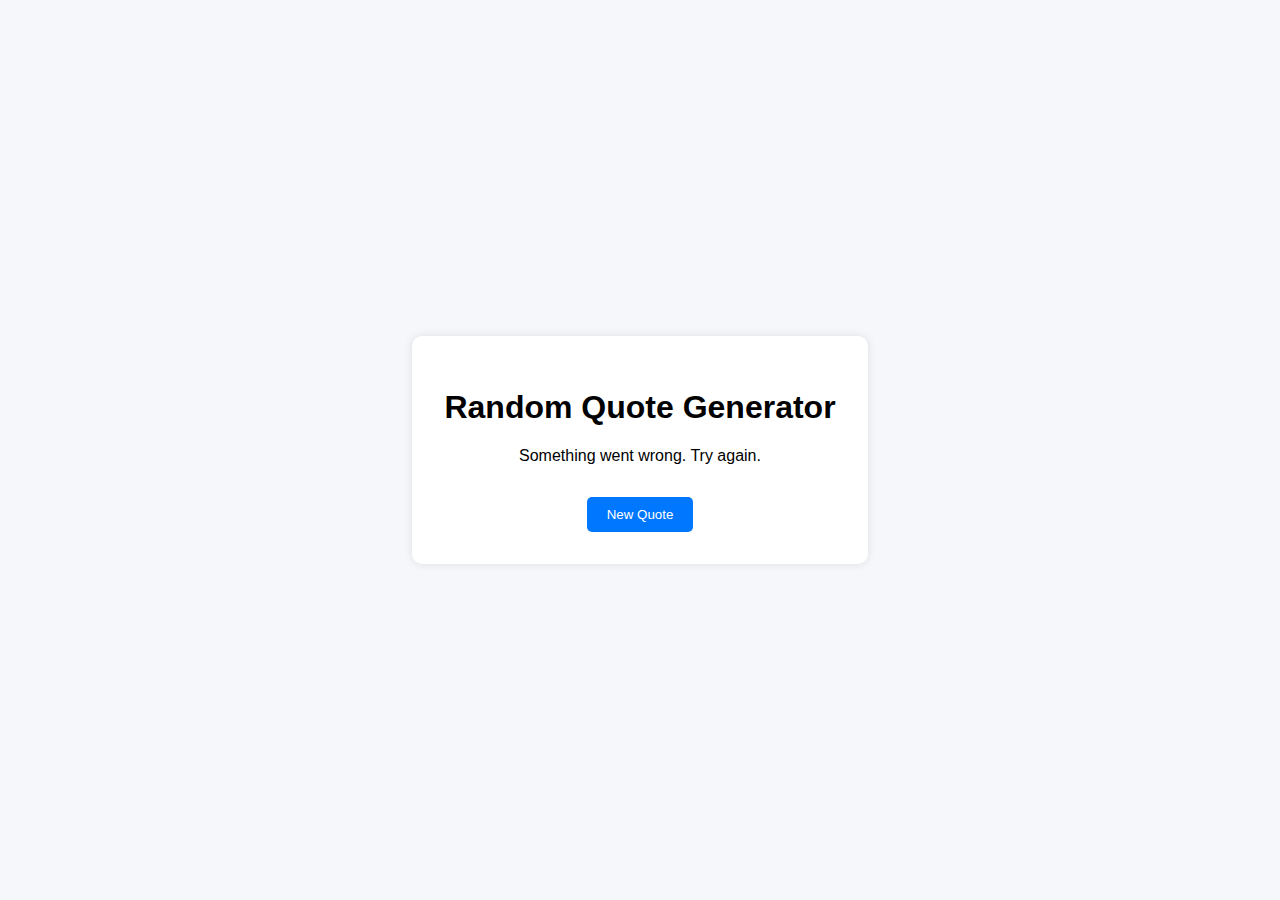
<file: Random Quote Generator/index.html>
<!DOCTYPE html>
<html lang="en">
<head>
  <meta charset="UTF-8">
  <meta name="viewport" content="width=device-width, initial-scale=1.0">
  <title>Random Quote Generator</title>
  <link rel="stylesheet" href="style.css">
</head>
<body>
  <div class="container">
    <h1>Random Quote Generator</h1>
    <div class="quote-box">
      <p id="quote">Loading...</p>
      <p id="author">-</p>
      <button id="new-quote">New Quote</button>
    </div>
  </div>

  <script src="script.js"></script>
</body>
</html>
</file>
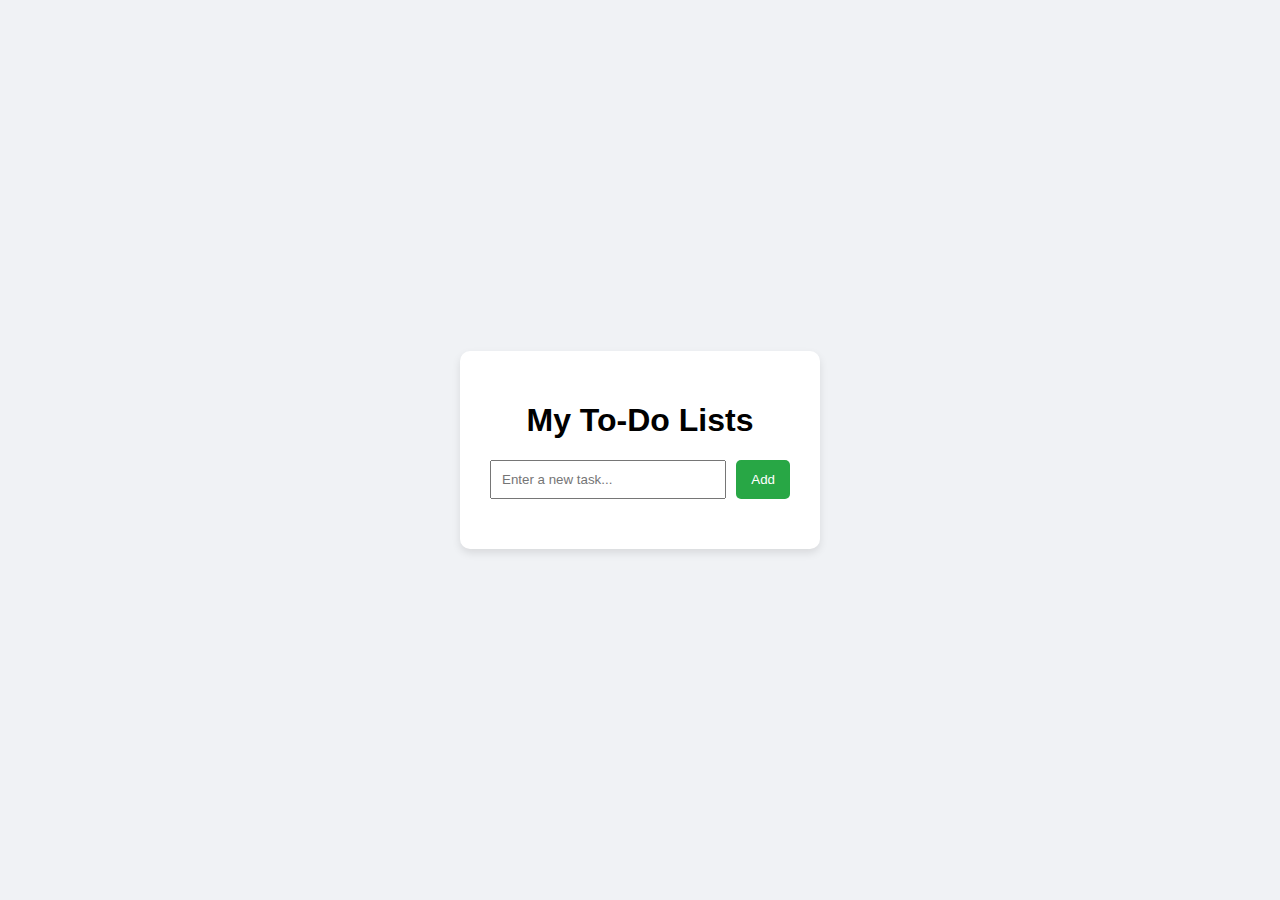
<file: To-Do List App/index.html>
<!DOCTYPE html>
<html lang="en">
<head>
  <meta charset="UTF-8">
  <meta name="viewport" content="width=device-width, initial-scale=1">
  <title>To-Do List</title>
  <link rel="stylesheet" href="style.css">
</head>
<body>
  <div class="todo-container">
    <h1>My To-Do Lists</h1>
    <div class="input-section">
      <input type="text" id="task-input" placeholder="Enter a new task...">
      <button id="add-btn">Add</button>
    </div>
    <ul id="task-list"></ul>
  </div>

  <script src="script.js"></script>
</body>
</html>
</file>
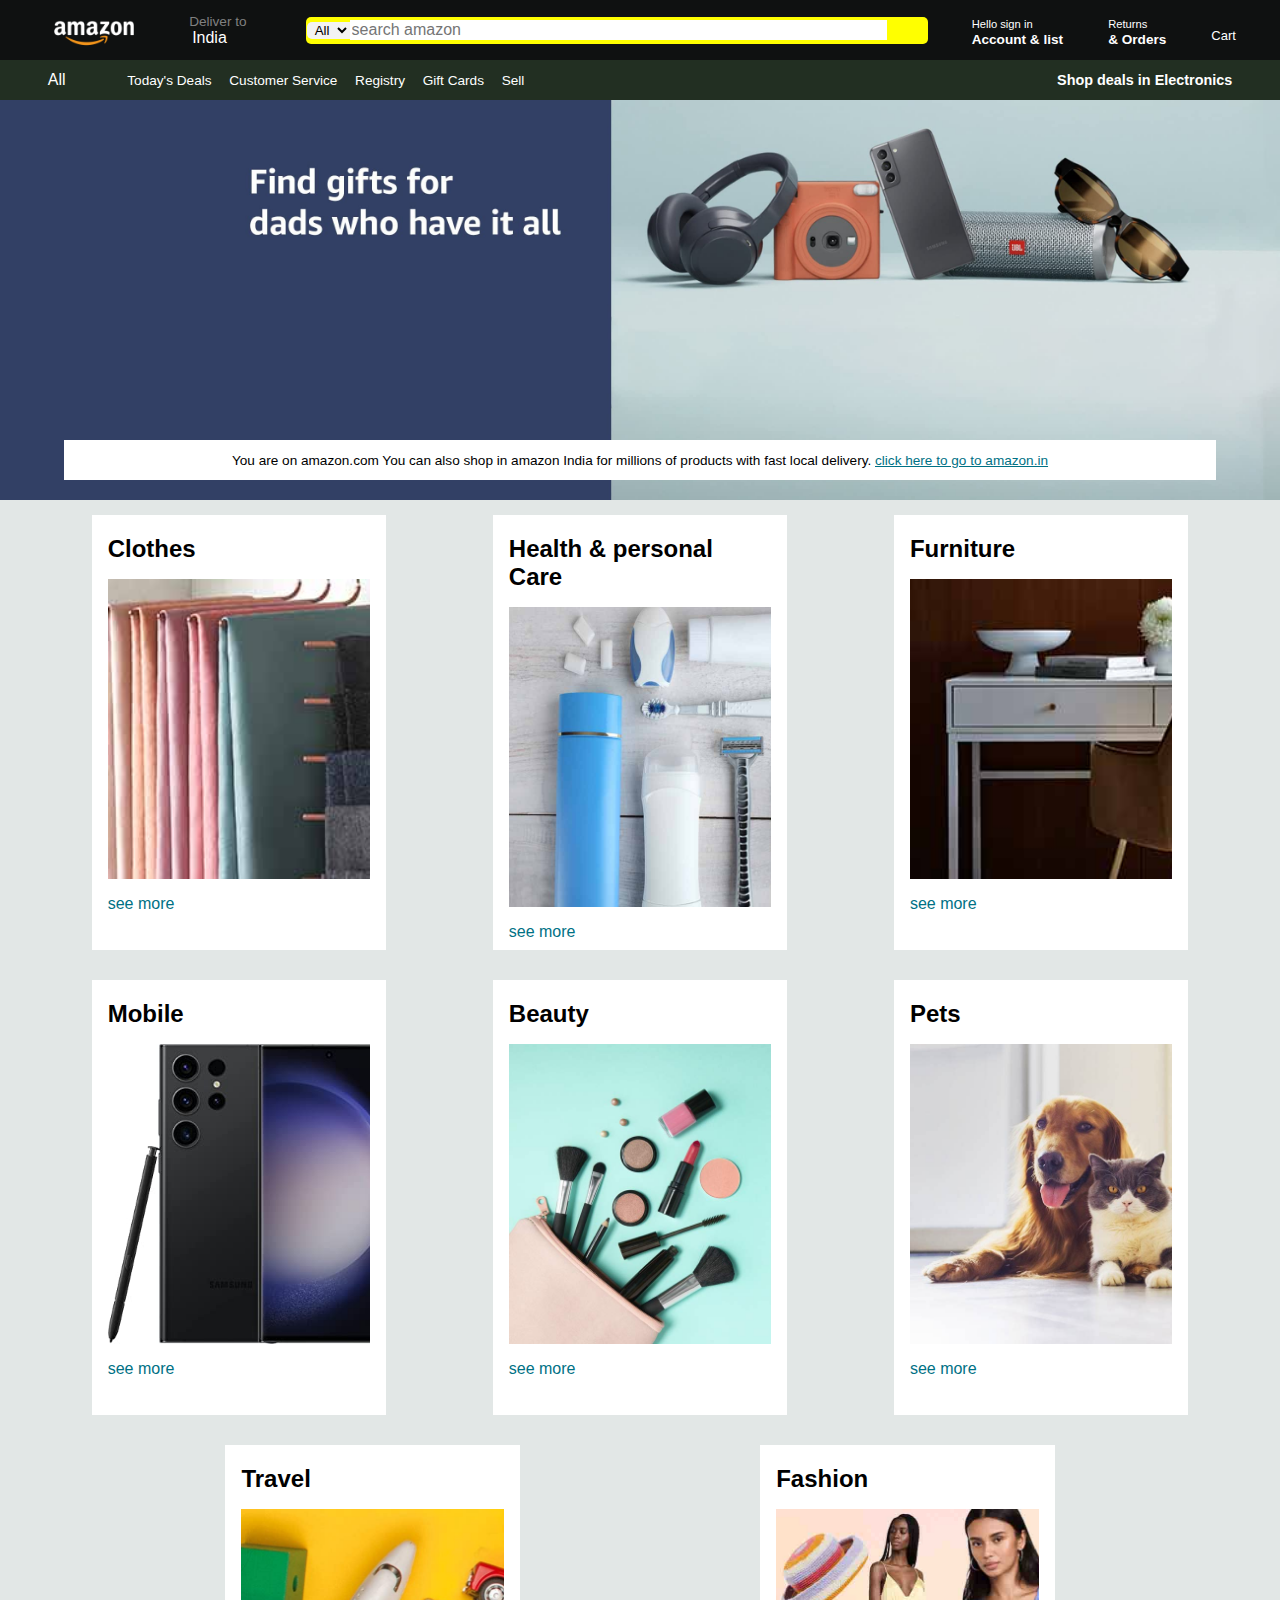
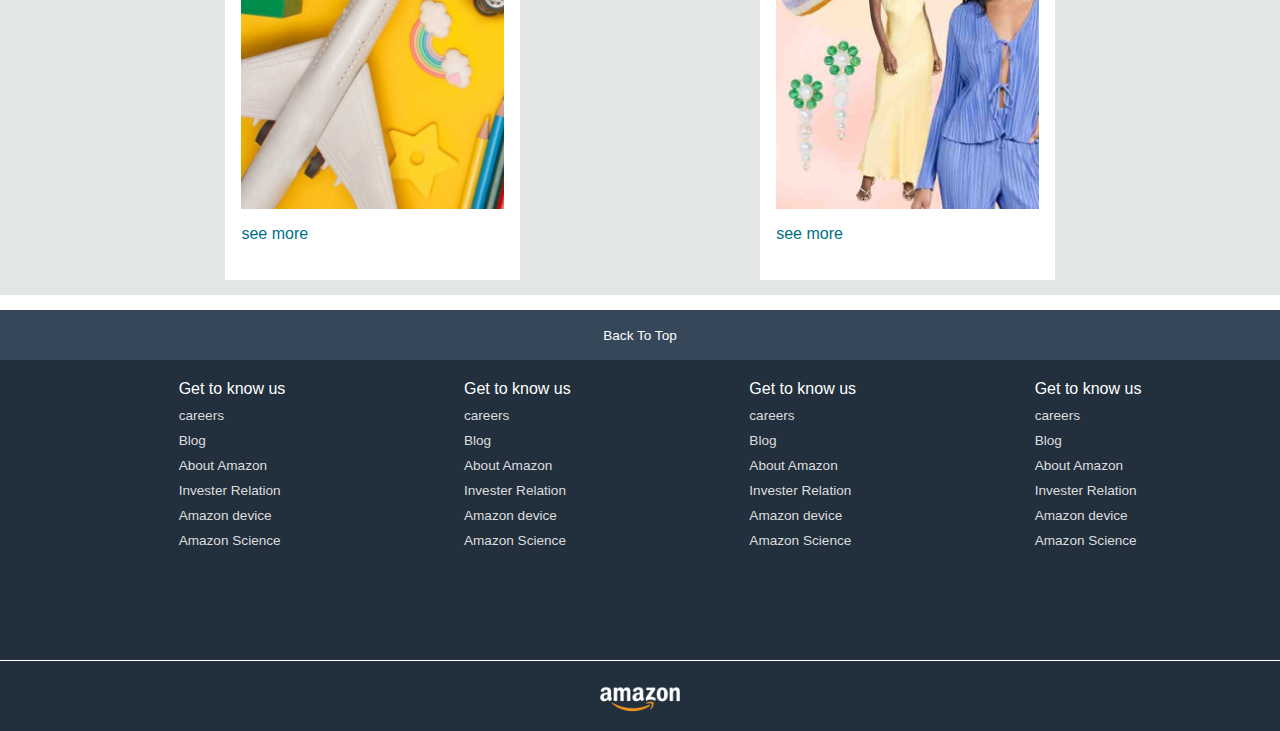
<file: amazon clone/amazon.html>
<!DOCTYPE html>
<html lang="en">
<head>
    <meta charset="UTF-8">
    <meta name="viewport" content="width=device-width, initial-scale=1.0">
    <title>Amazon</title>
    <link rel="stylesheet" href="amazonclone.css">
    <link rel="stylesheet" href="https://cdnjs.cloudflare.com/ajax/libs/font-awesome/6.6.0/css/all.min.css" integrity="sha512-Kc323vGBEqzTmouAECnVceyQqyqdsSiqLQISBL29aUW4U/M7pSPA/gEUZQqv1cwx4OnYxTxve5UMg5GT6L4JJg==" crossorigin="anonymous" referrerpolicy="no-referrer" />
</head>
<body>
    <header>
        <div class="navbar">
            <div class="navlogo border" >
                <div class="logo"></div>
            </div>
            <div class="nav-address border">
                <p class="add-1">Deliver to</p>
                <div class="add-icon">
                    <i class="fa-solid fa-location-dot"></i>
                    <p class="add-2">India</p>
                </div>
            </div>
            <div class="nav-search border">
                <select class="search-select">
                    <option value="">All</option>
                </select>
                <input placeholder="search amazon" class="search-input">
                <div class="search-icon">
                    <div class="search-icon">
                        <i class="fa-solid fa-magnifying-glass"></i>
                    </div>
                </div>
            </div>
            <div class="nav-signin border">
                <p><span>Hello sign in</span></p>
                <p class="nav-2">Account & list</p>
            </div>

            <div class="nav-return border">
                <p><span>Returns</span></p>
                <p class="nav-2">& Orders</p>
            </div>
            <div class="nav-cart border">
                <i class="fa-solid fa-cart-shopping"></i>
                Cart
            </div>
        </div>
        <div class="panel">
            <div class="panel-all border">
                <i class="fa-solid fa-bars"></i>
                All
            </div>
            <div class="panel-ops">
                <p>Today's Deals</p>
                <p>Customer Service</p>
                <p>Registry</p>
                <p>Gift Cards</p>
                <p>Sell</p>
            </div>
            <div class="panel-deals border">
                Shop deals in Electronics
            </div>
        </div>
    </header>

    <div class="hero-section">
        <div class="hero-msg">
            <p>You are on amazon.com You can also shop in amazon India for millions of products with fast local delivery. <a href="www.amazon.in">click here to go to amazon.in</a> </p>
        </div>

    </div>
    <div class="shop-section">
        <div class="box1 box">
            <div class="box-content">
                <h2>Clothes</h2>
                <div class="box-img" style="background-image: url('box1_image.jpg');"></div>
                <p>see more</p>
            </div>
        </div>

        <div class="box2 box">
            <div class="box-content">
            <h2>Health & personal Care</h2>
            <div class="box-img" style="background-image: url('box2_image.jpg');"></div>
            <p>see more</p>
        </div>
        </div>
        
        <div class="box3 box"> <div class="box-content">
            <h2>Furniture</h2>
            <div class="box-img" style="background-image: url('box3_image.jpg');"></div>
            <p>see more</p>
        </div></div>
        <div class="box4 box"> <div class="box-content">
            <h2>Mobile</h2>
            <div class="box-img" style="background-image: url('box4_image.jpg');"></div>
            <p>see more</p>
        </div></div>
        <div class="box1 box">
            <div class="box-content">
                <h2>Beauty</h2>
                <div class="box-img" style="background-image: url('box5_image.jpg');"></div>
                <p>see more</p>
            </div>
        </div>

        <div class="box2 box">
            <div class="box-content">
            <h2>Pets</h2>
            <div class="box-img" style="background-image: url('box6_image.jpg');"></div>
            <p>see more</p>
        </div>
        </div>
        
        <div class="box3 box"> <div class="box-content">
            <h2>Travel</h2>
            <div class="box-img" style="background-image: url('box7_image.jpg');"></div>
            <p>see more</p>
        </div></div>
        <div class="box4 box"> <div class="box-content">
            <h2>Fashion</h2>
            <div class="box-img" style="background-image: url('box8_image.jpg');"></div>
            <p>see more</p>
        </div></div>


    </div>
    <footer>
        <div class="foot-panel1">
            Back To Top
        </div>
        <div class="foot-panel2">
            <ul>
                <p>Get to know us</p>
                <a>careers</a>
                <a>Blog</a>
                <a>About Amazon</a>
                <a>Invester Relation</a>
                <a>Amazon device</a>
                <a>Amazon Science</a>
            </ul>
            <ul>
                <p>Get to know us</p>
                <a>careers</a>
                <a>Blog</a>
                <a>About Amazon</a>
                <a>Invester Relation</a>
                <a>Amazon device</a>
                <a>Amazon Science</a>
            </ul>
            <ul>
                <p>Get to know us</p>
                <a>careers</a>
                <a>Blog</a>
                <a>About Amazon</a>
                <a>Invester Relation</a>
                <a>Amazon device</a>
                <a>Amazon Science</a>
            </ul>
            <ul>
                <p>Get to know us</p>
                <a>careers</a>
                <a>Blog</a>
                <a>About Amazon</a>
                <a>Invester Relation</a>
                <a>Amazon device</a>
                <a>Amazon Science</a>
            </ul>
        </div>
        <div class="foot-panel3">
            <div class="logo">
                
            </div>
        </div>
    </footer>
</body>
</html>
</file>
<file: Random Quote Generator/style.css>
body {
    font-family: Arial, sans-serif;
    background: #f5f7fa;
    display: flex;
    height: 100vh;
    justify-content: center;
    align-items: center;
    margin: 0;
  }
  
  .container {
    text-align: center;
    background: white;
    padding: 2rem;
    border-radius: 10px;
    box-shadow: 0px 0px 10px rgba(0,0,0,0.1);
  }
  
  .quote-box {
    margin-top: 1rem;
  }
  
  button {
    margin-top: 1rem;
    padding: 10px 20px;
    background-color: #0077ff;
    color: white;
    border: none;
    border-radius: 5px;
    cursor: pointer;
  }
</file>
<file: To-Do List App/style.css>
body {
    font-family: 'Arial', sans-serif;
    background: #f0f2f5;
    display: flex;
    justify-content: center;
    align-items: center;
    height: 100vh;
    margin: 0;
  }
  
  .todo-container {
    background: white;
    padding: 30px;
    border-radius: 10px;
    width: 300px;
    box-shadow: 0 4px 8px rgba(0,0,0,0.1);
  }
  
  h1 {
    text-align: center;
  }
  
  .input-section {
    display: flex;
    gap: 10px;
  }
  
  #task-input {
    flex: 1;
    padding: 10px;
  }
  
  #add-btn {
    padding: 10px 15px;
    background-color: #28a745;
    color: white;
    border: none;
    cursor: pointer;
    border-radius: 5px;
  }
  
  ul {
    list-style: none;
    padding: 0;
    margin-top: 20px;
  }
  
  li {
    display: flex;
    justify-content: space-between;
    padding: 10px;
    background: #eee;
    margin-bottom: 10px;
    border-radius: 5px;
  }
  
  li.completed {
    text-decoration: line-through;
    color: gray;
  }
</file>
<file: amazon clone/amazonclone.css>
*{
    margin: 0;
    font-family: Arial;
    border: border-box;
}

.navbar {
    height: 60px;
    background-color: #0f1111;
    color: white;
    display: flex;
    align-items: center;
    justify-content: space-evenly;
} 

.navlogo{
    height: 50px;
    width: 100px;
}

.logo {
    background-image: url("amazon_logo.png");
    background-size: cover;
    height: 50px;
    width: 100px;
}

.border{
    border: 1.5px solid transparent;
}

.border:hover {
    border: 1.5px solid white;

}
/**box 2**/
.add-1{
    color: gray;
    font-size: 0.85rem;
    margin-right: 15px;
}
.add-2{
    font-size: 1rem;
    margin-left: 3px;

}
.add-icon{
    display: flex;
    align-items: center;
}

/**box3**/
.nav-search{
    display: flex;
    align-items: center;
    background-color: yellow;
    width: 620px;
    height: 25px;
    border-radius: 5px;
    justify-content: space-evenly;

}
.search-select{
    border-top-left-radius: 5px;
    border-bottom-left-radius:5px ;
    background-color: #f3f3f3;
    width: 50px;
    text-align: center;
    border: none;
}

.search-input{
    width: 100%;
    font-size: 1rem;
    border: none;
}
.search-icon{
    width: 40px;
    display: flex;
    justify-content: center;
    align-items: center;
    font-size: 1.2rem;
    color: #0f1111;
}

/**box 4**/
span{
    font-size: 0.7rem;

}
.nav-2{
    font-size: 0.85rem;
    font-weight: 700;

}
.nav-search :hover{
    border: 2px solid orange;
}

/**box 5**/
.nav-cart i {
    font-size: 30px;
}
.nav-cart{
    font-size: 13px;
    font-weight: 700px;
}

/**panel**/
.panel{
    height: 40px;
    background-color: #222f22;
    display: flex;
    color: white;
    align-items: center;
    justify-content: space-evenly;
}
.panel-ops p{
    display: inline;
    margin-left: 14px;
}
.panel-ops{
    width: 70%;
    font-size: 0.85rem;
}
.panel-deals{
    font-size: 0.9rem;
    font-weight: 700;
}

/**hero section**/
.hero-section{
    background-image: url("hero_image.jpg");
    background-size: cover;
    height: 400px;
    display: flex;
    justify-content: center;
    align-items: end;

}
.hero-msg{
    background-color: white;
    color: black;
    height: 40px;
    display: flex;
    align-items: center;
    justify-content: center;
    font-size: 0.85rem;
    width: 90%;
    margin-bottom: 20px;
}
.hero-msg a{
    color: #007185;
}

/**shop section**/
.shop-section{
    display: flex;
    flex-wrap: wrap;
    justify-content: space-evenly;
    background-color: #e2e7e6;
}

.box{
    height: 400px;
    width: 23%;
    background-color: white;
    padding:20px 0px 15px ;
    margin: 15px;
}

.box-img{
    height: 300px;
    background-size: cover;
    margin-top: 1rem;
    margin-bottom: 1rem;
    
}

.box-content{
    margin-left: 1rem;
    margin-right: 1rem;
}

.box-content p{
    color: #007185;
}

/**footer**/
footer{
    margin-top: 15px;
}

.foot-panel1{
    background-color: #37475a;
    color: white;
    height: 50px;
    display: flex;
    align-items: center;
    justify-content: center;
    font-size: 0.85rem;
}

.foot-panel2{
    background-color: #222f3d;
    color: white;
    height: 300px;
    display: flex;
    justify-content: space-evenly;
}
.foot-panel2 a{
    display: block;
}

ul{
    margin-top: 20px;
}

ul a{
    display: block;
    font-size: 0.85rem;
    margin-top: 10px;
    color: #dddddd;
}

.foot-panel3{
    background-color: #222f3d;
    color: white;
    border-top: 0.5px solid white;
    height: 70px;
    display: flex;
    align-items: center;
    justify-content: center;

}
.logo{
    background-image: url("amazon_logo.png");
    background-size: cover;
    height: 50px;
    width: 100px;
 
}
</file>
